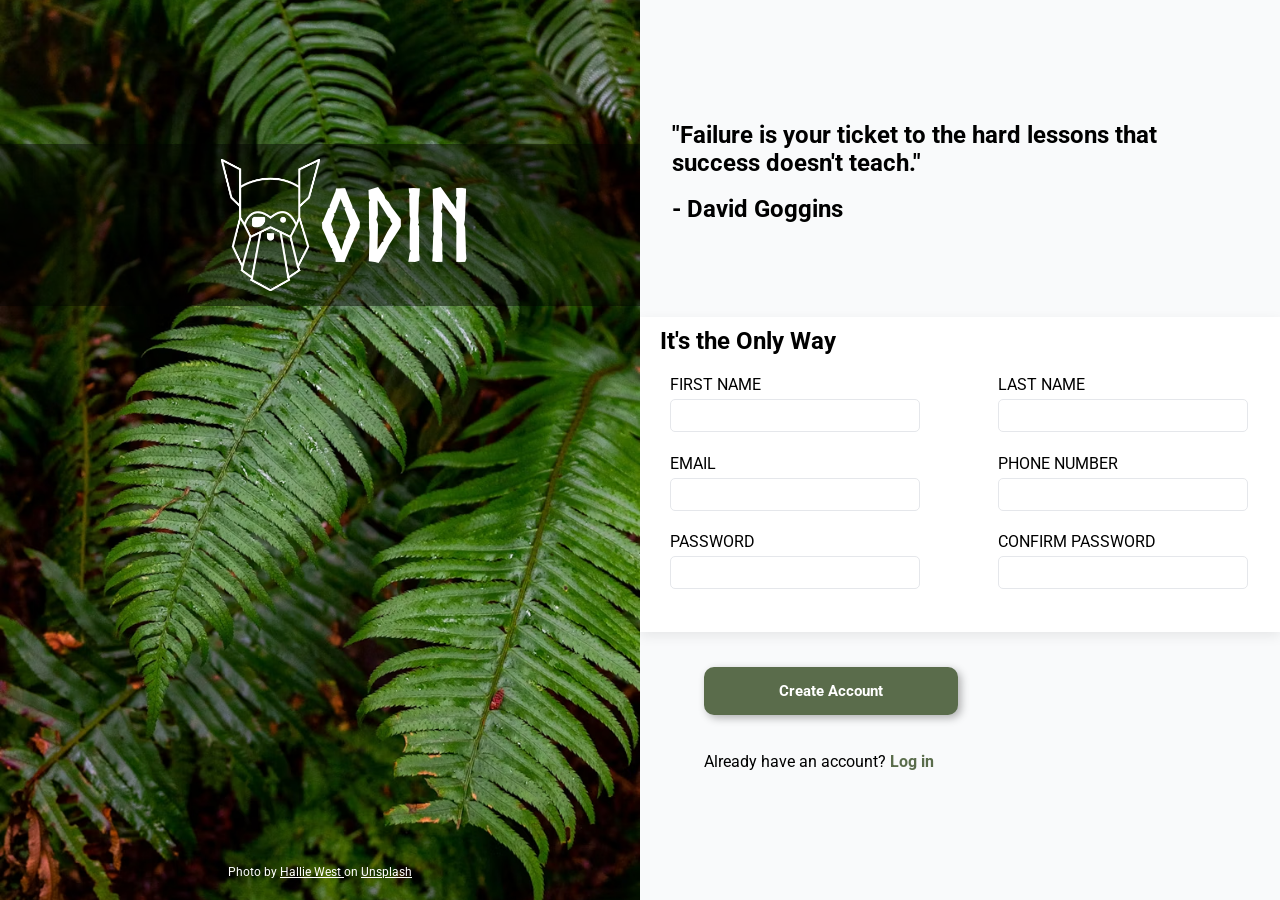
<file: forms-project/index.html>
<!doctype html>
<html lang="en">
  <head>
    <meta charset="UTF-8" />
    <meta name="viewport" content="width=device-width, initial-scale=1" />
    <title>HTML FORM</title>
    <link href="styles.css" rel="stylesheet" />
  </head>
  <body>
    <div class="wrapper">
      <div class="left">
        <div class="banner">
          <div class="logo-container">
            <img class="logo" src="img/odin.png" alt="" />
          </div>
          <div class="h1-container">
            <h1>ODIN</h1>
          </div>
        </div>
        <div class="credit">
          <p>
            Photo by
            <a href="https://unsplash.com/@haliewestphoto">Hallie West </a>on
            <a
              href="https://unsplash.com/photos/green-leaf-plant-in-close-up-photography-25xggax4bSA"
              >Unsplash</a
            >
          </p>
        </div>
      </div>
      <div class="right">
        <div class="inspire-quote">
          <h2>
            "Failure is your ticket to the hard lessons that success doesn't
            teach." <span>- David Goggins</span>
          </h2>
        </div>
        <div class="fill-in-section">
          <h2>It's the Only Way</h2>
          <form action="/submit" method="post" id="myForm">
            <div class="form-wrapper">
              <div class="row">
                <div class="field">
                  <label for="firstName">First Name</label>
                  <input type="text" name="firstName" required />
                </div>
                <div class="field">
                  <label for="lastName">Last Name</label>
                  <input type="text" name="lastName" required />
                </div>
              </div>
              <div class="row">
                <div class="field">
                  <label for="Email">Email</label>
                  <input type="email" id="email" name="email" required />
                </div>
                <div class="field">
                  <label for="phone">Phone Number</label>
                  <input
                    type="tel"
                    id="phone"
                    name="phone"
                    pattern="[0-9]{7,15}"
                    required
                  />
                </div>
              </div>
              <div class="row">
                <div class="field">
                  <label for="password">password</label>
                  <input
                    type="password"
                    id="password"
                    name="password"
                    required
                  />
                </div>
                <div class="field">
                  <label for="confirmPassword">Confirm Password</label>
                  <input
                    type="password"
                    name="confirmPassword"
                    id="confirmPassword"
                    required
                  />
                </div>
              </div>
            </div>
          </form>
        </div>
        <div class="create-account">
          <button type="submit" form="myForm">Create Account</button>
<p>Already have an account? <a href="/login">Log in</a></p>        </div>
      </div>
    </div>
  </body>
</html>
</file>
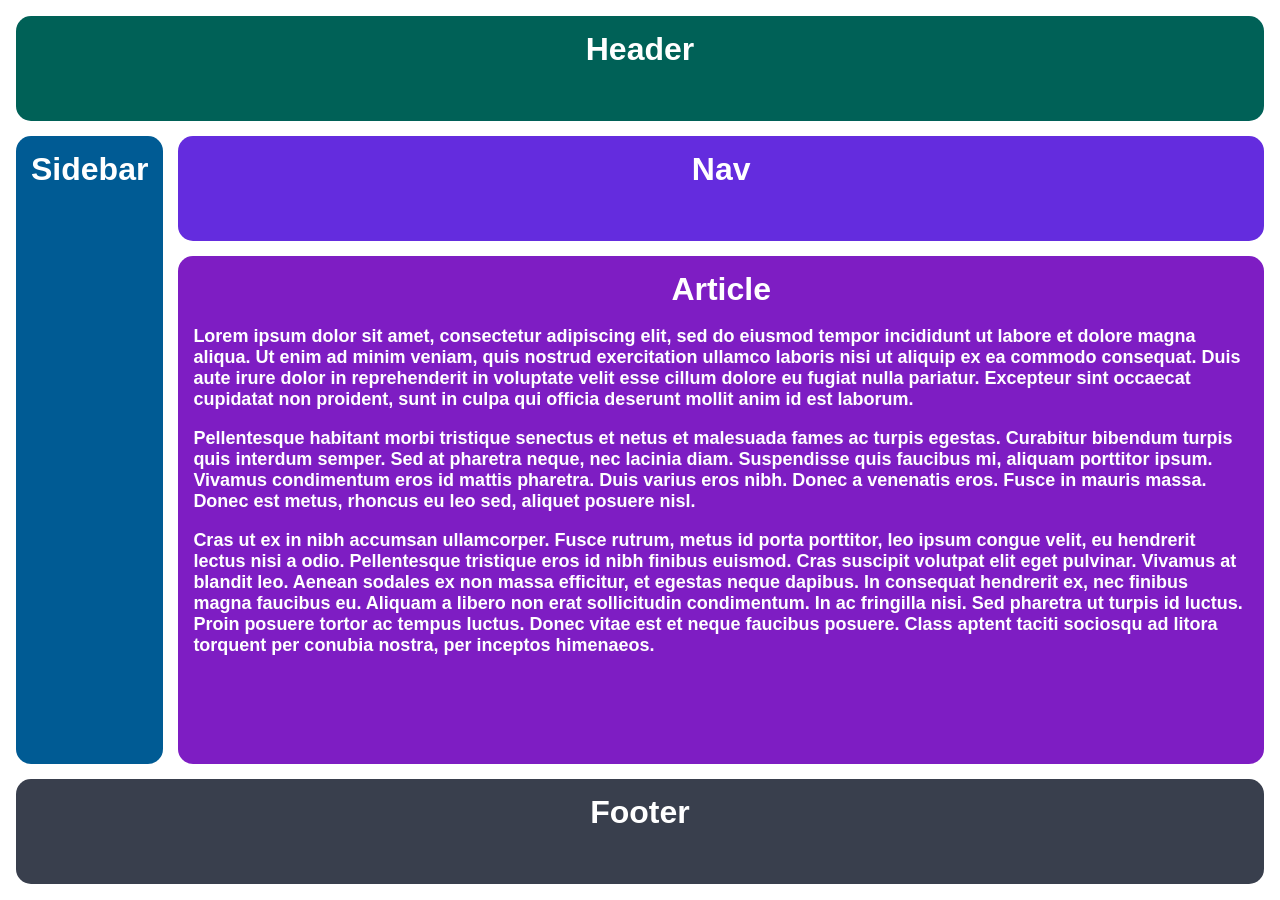
<file: grid-template-areas-example/index.html>
<!DOCTYPE html>
<html lang="en">
  <head>
    <meta charset="UTF-8">
    <meta http-equiv="X-UA-Compatible" content="IE=edge">
    <meta name="viewport" content="width=device-width, initial-scale=1.0">
    <title>The Holy Grail</title>
    <link rel="stylesheet" href="style.css">
  </head>
  <body>
    <div class="container">
      <div class="header">Header</div>
      <div class="sidebar">Sidebar</div>
      <div class="nav">Nav</div>
      <div class="article">Article
        <p>Lorem  ipsum dolor sit amet, consectetur adipiscing elit, sed do eiusmod tempor incididunt ut labore et dolore magna aliqua. Ut enim ad minim veniam, quis nostrud exercitation ullamco laboris nisi ut aliquip ex ea commodo consequat. Duis aute irure dolor in reprehenderit in voluptate velit esse cillum dolore eu fugiat nulla pariatur. Excepteur sint occaecat cupidatat non proident, sunt in culpa qui officia deserunt mollit anim id est laborum.</p>
        <p>Pellentesque habitant morbi tristique senectus et netus et malesuada fames ac turpis egestas. Curabitur bibendum turpis quis interdum semper. Sed at pharetra neque, nec lacinia diam. Suspendisse quis faucibus mi, aliquam porttitor ipsum. Vivamus condimentum eros id mattis pharetra. Duis varius eros nibh. Donec a venenatis eros. Fusce in mauris massa. Donec est metus, rhoncus eu leo sed, aliquet posuere nisl.</p>
        <p>Cras ut ex in nibh accumsan ullamcorper. Fusce rutrum, metus id porta porttitor, leo ipsum congue velit, eu hendrerit lectus nisi a odio. Pellentesque tristique eros id nibh finibus euismod. Cras suscipit volutpat elit eget pulvinar. Vivamus at blandit leo. Aenean sodales ex non massa efficitur, et egestas neque dapibus. In consequat hendrerit ex, nec finibus magna faucibus eu. Aliquam a libero non erat sollicitudin condimentum. In ac fringilla nisi. Sed pharetra ut turpis id luctus. Proin posuere tortor ac tempus luctus. Donec vitae est et neque faucibus posuere. Class aptent taciti sociosqu ad litora torquent per conubia nostra, per inceptos himenaeos.</p>
      </div>
      <div class="footer">Footer</div>
    </div>
  </body>
</html>
</file>
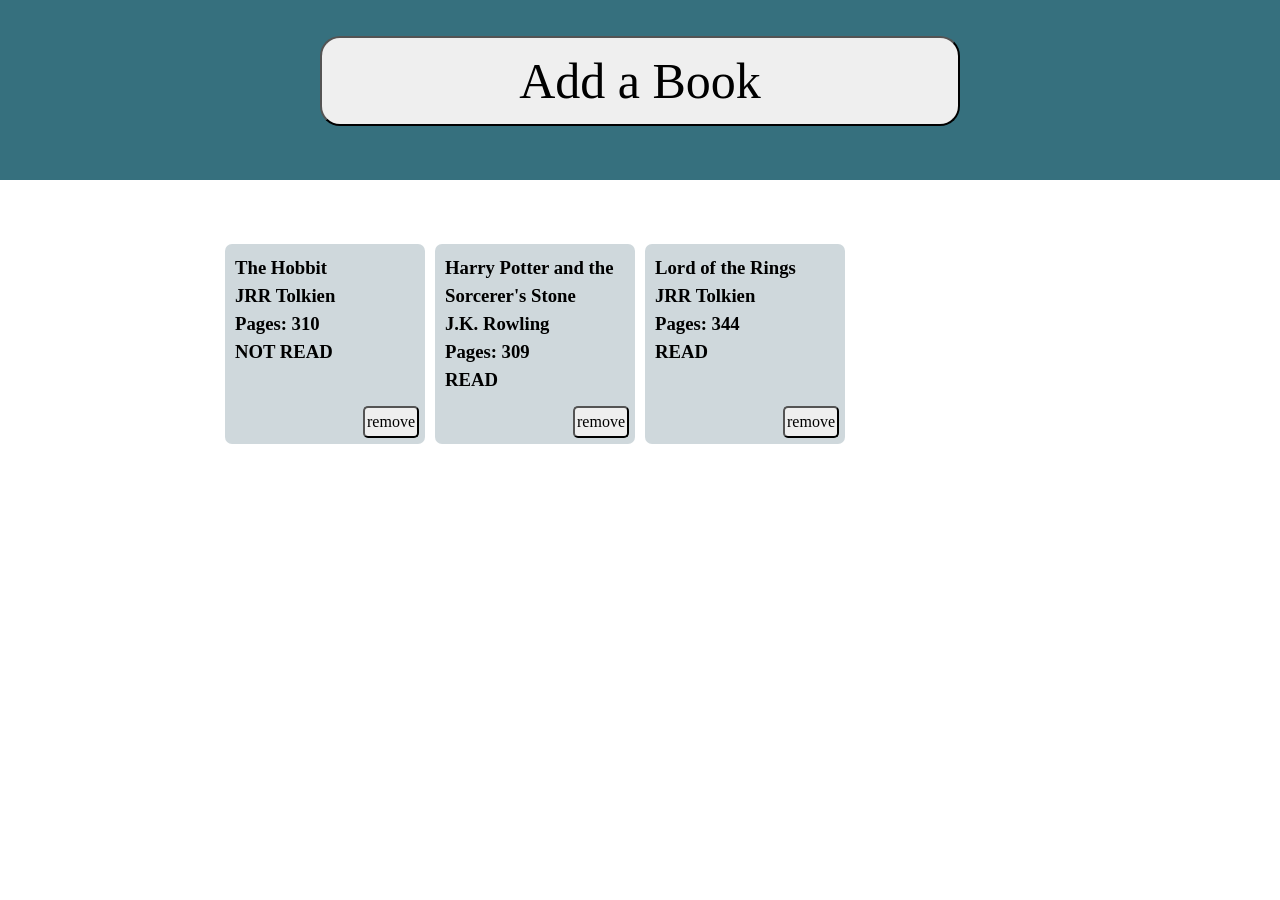
<file: library/index.html>
<!doctype html>
<html lang="en">
  <head>
    <meta charset="UTF-8" />
    <meta name="viewport" content="width=device-width, initial-scale=1.0" />
    <title></title>
    <link rel="stylesheet" href="style.css" />
    <script src="script.js" defer></script>
  </head>
  <body>
    <!-- TOP -->
    <div class="top">
      <dialog id="dialog">
        <h2>Add a Book</h2>
        <form id="book-form" method="dialog">
          <div class="field">
            <label for="title">Title</label>
            <input type="text"  id="title" name="title" placeholder="Book title" required />
          </div>
          <div class="field">
            <label for="author">Author</label>
            <input type="text" id="author"  name="author" placeholder="Author name" required />
          </div>
          <div class="field">
            <label for="pages">Pages</label>
            <input type="number" id="pages" name="pages"  placeholder="Number of pages" min="1" required />
          </div>
          <div class="field">
            <span class="label">Read status</span>
            <div class="radio-group">
              <label>
                <input type="radio" name="read" value="read" /> Read
              </label>
              <label>
                <input type="radio" name="read" value="not-read" checked /> Not read
              </label>
            </div>
          </div>
          <div class="form-actions">
            <button type="button" class="close">Cancel</button>
            <button type="submit">Add Book</button>
          </div>
        </form>
      </dialog>
      <button class="show">Add a Book</button>
    </div>
    <!-- /top -->

    <!-- BOTTOM -->
    <div class="bottom">
      <div class="book-tile">
        <h3 class="title">The Hobbit</h3>
        <h3 class="author">JRR Tolkien</h3>
        <h3 class="pages">Pages: 310</h3>
        <h3 class="read">NOT READ</h3>
       <button class="removeBtn">remove</button> 
      </div>
      <div class="book-tile">
        <h3 class="title">Harry Potter and the Sorcerer's Stone</h3>
        <h3 class="author">J.K. Rowling</h3>
        <h3 class="pages">Pages: 309</h3>
        <h3 class="read">READ</h3>
       <button class="removeBtn">remove</button> 
      </div>
      <div class="book-tile">
        <h3 class="title">Lord of the Rings</h3>
        <h3 class="author">JRR Tolkien</h3>
        <h3 class="pages">Pages: 344</h3>
        <h3 class="read">READ</h3>
       <button class="removeBtn">remove</button> 
      </div>
    </div>
    <!-- /bottom -->
  </body>
</html>
</file>
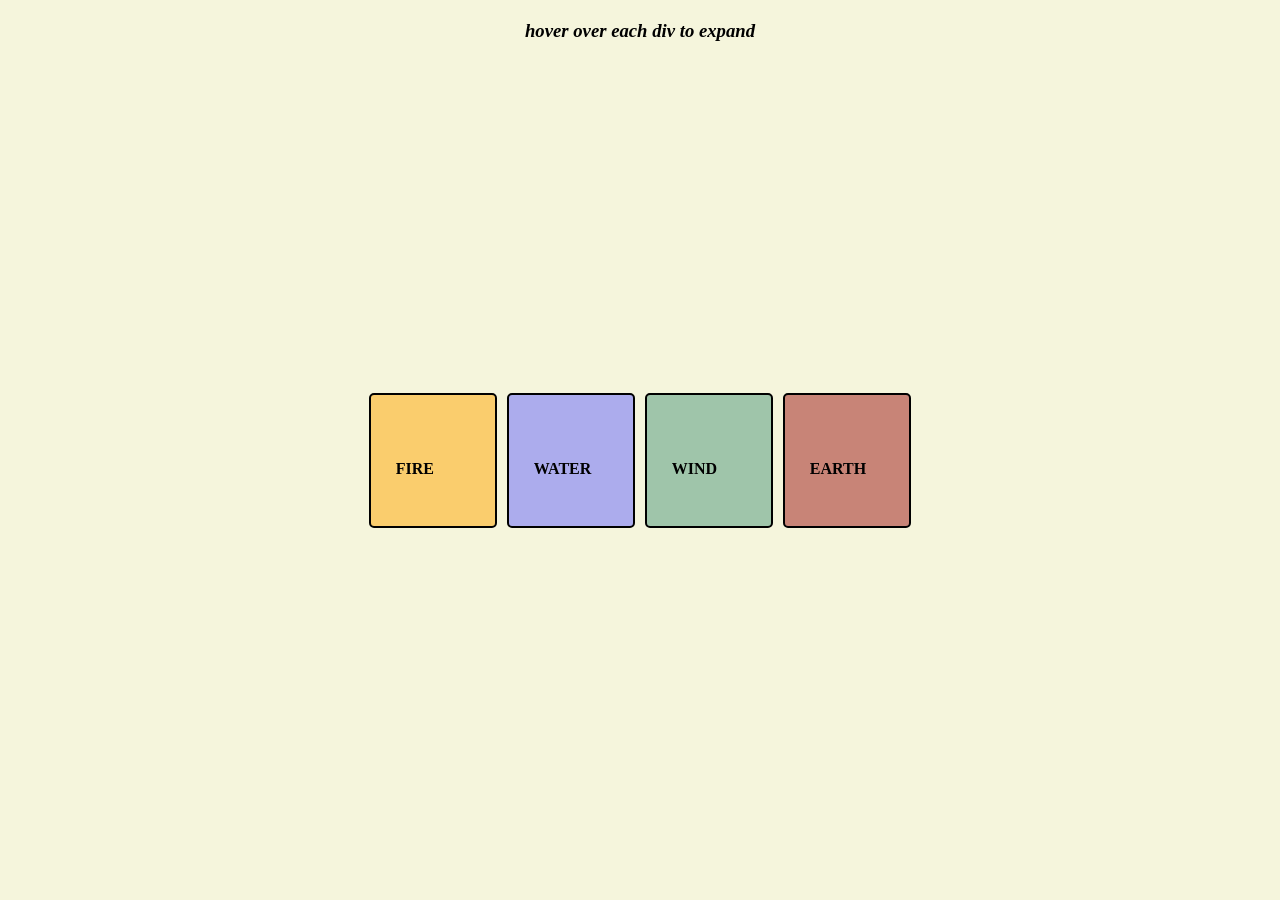
<file: mandarin-popup/index.html>
<!DOCTYPE html>
<html lang="en">
  <head>
    <meta charset="UTF-8" />
    <meta name="viewport" content="width=device-width, initial-scale=1.0" />
    <title>Elements</title>
    <link rel="stylesheet" href="style.css" />
  </head>
  <body>
    <h3>hover over each div to expand</h3>
    <div class="container">
      <div class="panel fire">
        <h4>FIRE</h4>
      </div>
      <div class="panel water">
        <h4>WATER</h4>
      </div>
      <div class="panel wind">
        <h4>WIND</h4>
      </div>
      <div class="panel earth">
        <h4>EARTH</h4>
      </div>
    </div>
    <script src="script.js"></script>
  </body>
</html>
</file>
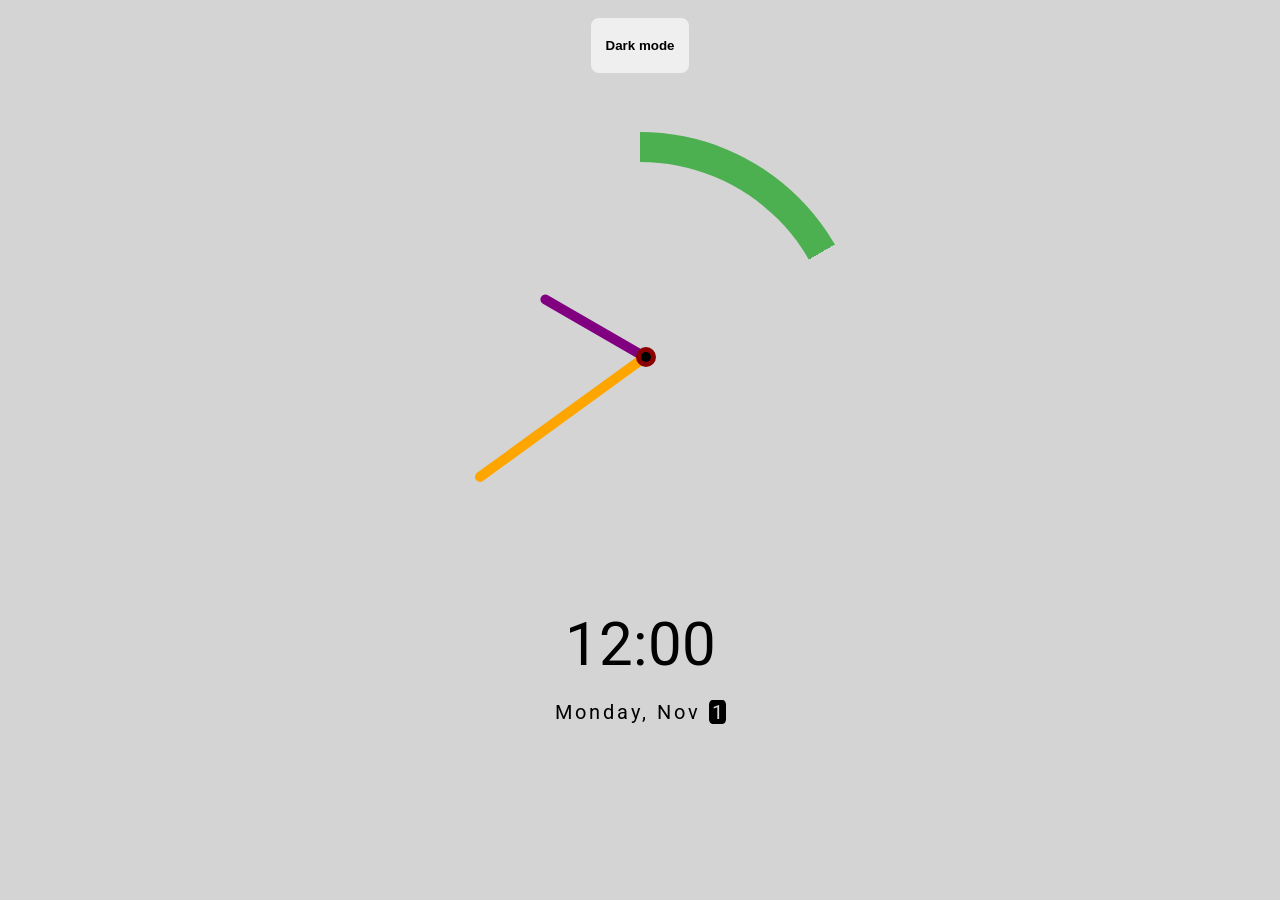
<file: simple-clock/index.html>
<!DOCTYPE html>
<html lang="en">
  <head>
    <meta charset="UTF-8" />
    <meta name="viewport" content="width=device-width, initial-scale=1.0" />
    <link rel="stylesheet" href="style.css" />
    <title>Theme Clock</title>
  </head>
  <body>
    <!-- Inspired by this dribbble shot https://dribbble.com/shots/5958443-Alarm-clock -->

    <button class="toggle">Dark mode</button>

    <div class="clock-container">
      <div class="clock">
        <div class="needle hour"></div>
        <div class="needle minute"></div>
        <div class="needle second"></div>
        <div class="center-point"></div>
      </div>

      <div class="time">12:00</div>
      <div class="date">Monday, Nov <span class="circle">1</span></div>
    </div>

    <script src="script.js"></script>
  </body>
</html>
</file>
<file: forms-project/styles.css>
@import url("https://fonts.googleapis.com/css2?family=Roboto:wght@400;700&display=swap");

* {
  box-sizing: border-box;
  font-family: inherit;
}

@font-face {
  font-family: "NorseBold";
  src: url("fonts/Norsebold.otf");
  font-weight: bold;
  font-style: normal;
}

body {
  font-family: "Roboto", sans-serif;
  margin: 0;
  overflow: hidden;
}

.wrapper {
  height: 100vh;
  display: flex;
}

.left {
  position: relative;
  background-image: url("img/hero.avif");
  background-position: center;
  background-size: cover;
  height: 100vh;
  width: 50vw;
}

.credit {
  color: #fff;
  position: absolute;
  bottom: 1%;
  font-size: 12px;
  display: flex;
  justify-content: center;
  align-items: center;
  width: 100%;
}

.credit a {
  text-decoration: underline;
  color: inherit;
}

.right {
  height: 100vh;
  width: 50vw;
}

.h1-container {
  width: 50%;
  display: flex;
  justify-content: flex-start;
  align-items: center;
}

h1 {
  color: #fff;
  font-family: NorseBold;
  font-size: 100px;
}

.banner {
  display: flex;
  justify-content: center;
  position: absolute;
  width: 50vw;
  top: 25%;
  padding: 15px 0;
  transform: translateY(-50%);
  height: 18vh;
  background-color: rgba(0, 0, 0, 0.45);
}

.logo {
  height: 100%;
  position: absolute;
  right: 0;
}

.logo-container {
  position: relative;
  width: 50%;
}

.right {
  background-color: #f9fafb;
}

.inspire-quote {
  display: flex;
  height: 33%;
  align-items: center;
  padding: 5%;
  position: relative;
}

.inspire-quote span {
  position: absolute;
  left: 5%;
  bottom: 25%;
}

.fill-in-section {
  height: 35%;
  width: 100%;
  background-color: #fff;
  box-shadow: 0 4px 12px rgba(0, 0, 0, 0.08);
}

.fill-in-section h2 {
  padding-top: 10px;
  padding-left: 20px;
}

.row {
  display: flex;
  gap: 16px;
  height: 25%;
}

form {
  height: 100%;
  display: flex;
}

.field {
  display: flex;
  flex-direction: column;
  width: 50%;
  height: 100%;
}

label[for] {
  text-transform: uppercase;
  margin-left: 30px;
  margin-bottom: 5px;
}

input {
  width: 80%;
  border-radius: 5px;
  padding: 8px 12px;
  margin-left: 30px;
  outline: none;
  border: 1px solid #E5E7EB;
}

input:focus {
  border: 1px solid #3962d7;
}

.form-wrapper {
  height: 100%;
  width: 100%;
  display: flex;
  flex-direction: column;
}

.create-account {
  position: relative;
  height: 25.8%;
}

.create-account button {
  position: absolute;
  left: 10%;
  top: 15%;
  border: none;
  padding: 15px 75px;
  background-color: #5a6c4b;
  color: #fff;
  font-weight: bolder;
  font-size: 15px;
  border-radius: 10px;
  font-family: inherit;
  box-shadow: 3px 3px 8px rgba(0, 0, 0, 0.3);
}

.create-account p {
  position: absolute;
  top: 45%;
  left: 10%;
}

.create-account p a {
  color: #5a6c4b;
  text-decoration: none;
  font-weight: bolder;
}

input[type="password"]:user-invalid {
  border: 2px solid red;
}

input[type="password"]:user-valid {
  border: 2px solid green;
}
</file>
<file: grid-template-areas-example/style.css>
body,
html {
  height: 100%;
  margin: 0;
}
.container {
  text-align: center;
  height: 100%;
  padding: 16px;
  box-sizing: border-box;
  display: grid;
  gap: 15px;
  grid-template-areas: "header header header" "sidebar nav nav" "sidebar article article" "sidebar article article" "footer footer footer";
}
.container div {
  padding: 15px;
  font-size: 32px;
  font-family: Helvetica;
  font-weight: bold;
  color: white;
  border-radius: 15px;
}
.header {
  background-color: #006157;
  grid-area: header;
}
.sidebar {
  background-color: #005b94;
  grid-area: sidebar;
}
.nav {
  background-color: #642cde;
  grid-area: nav;
}
.article {
  background-color: #7e1dc3;
  grid-area: article;
}
.footer {
  background-color: #393f4d;
  grid-area: footer;
}
.article p {
  font-size: 18px;
  font-family: sans-serif;
  color: white;
  text-align: left;
}
</file>
<file: library/style.css>
/* CSS RESET */
/* 1. Use a more-intuitive box-sizing model */
*,
*::before,
*::after {
  box-sizing: border-box;
}

/* 2. Remove default margins and paddings for common layout elements */
* {
  margin: 0;
  padding: 0;
}

/* 3. Allow percentage-based heights in the application */
html,
body {
  height: 100%;
}

/* 4. Improve media defaults and remove border behaviors */
img,
picture,
video,
canvas,
svg {
  display: block;
  max-width: 100%;
}

/* 5. Inherit fonts for form controls so they don't use ugly browser defaults */
input,
button,
textarea,
select {
  font: inherit;
}

/* 6. Improve text rendering and line height */
body {
  line-height: 1.5;
  -webkit-font-smoothing: antialiased;
}

/* 7. Avoid text overflows on long words */
p,
h1,
h2,
h3,
h4,
h5,
h6 {
  overflow-wrap: break-word;
}

/* START ACTUAL CODE */
dialog {
  top: 20%;
  left: 40%;
}

body {
  height: 100vh;
  display: grid;
  grid-template-areas: "top" "bottom";
  grid-template-rows: 20% 1fr;
}

.top {
  background-color: #36707e;
  position: relative;
}

.show {
  cursor: pointer;
  position: absolute;
  width: 50%;
  height: 50%;
  font-size: 50px;
  border-radius: 20px;
  left: 50%;
  top: 20%;
  transform: translateX(-50%);
}

.bottom {
  padding: 10%;
  padding-top: 5%;
  display: grid;
  grid-gap: 10px;
  grid-template-columns: repeat(auto-fill, 200px);
  grid-auto-rows: 200px;
  justify-content: center;
}

.book-tile {
  position: relative;
  border-radius: 7px;
  padding: 10px;
  background-color: #cfd8dc;
  height: 200px;
  width: 200px;
}

.book-tile button {
  position: absolute;
  bottom: 3%;
  right: 3%;
  border-radius: 5px;
  padding: 2px;
  cursor: pointer;
}
</file>
<file: mandarin-popup/style.css>
* {
  box-sizing: border-box;
}
.container-two {
  border: 2px solid red;
  position: fixed;
  bottom: 15px;
}
div h4 {
  opacity: 1;
  transition: opacity 0.9s ease-in-out;
}
div.active h4 {
  /*   English title will fade out when hovered over */
  opacity: 0;
}
.container-two {
  margin-top: 5%;
}
h3 {
  position: absolute;
  top: 1px;
  font-style: italic;
}
h4 {
  position: absolute;
  left: 20%;
  bottom: 20%;
}
body {
  background-color: beige;
  display: flex;
  justify-content: center;
  align-items: center;
  height: 100vh;
  margin: 0;
}
.container {
  margin-top: 20px;
  display: flex;
  align-items: center;
}
.panel {
  height: 15vh;
  width: 10vw;
  border-radius: 5px;
  border: 2px solid black;

  margin: 5px;
  cursor: pointer;
  overflow: hidden;
  position: relative;
  transition: all 0.5s ease-in;
}
h1 {
  position: absolute;
  left: 30%;
}

.active {
  height: 80vh;
  width: 20vw;
  position: absolute;
}

.active.fire::before {
  position: absolute;
  content: "火";
  font-size: 200px;
  color: rgba(187, 1, 1, 1);
  z-index: 0;
}
.active.fire::after {
  content: 'The Chinese character "fire" depicts flickering flames';
  position: absolute;
  z-index: 0;
  font-size: 20px;
  top: 70%;
  color: black;
  left: 10px;
  right: 2px;
}
.active.water::after {
  content: 'The chinese character "water" depicts the flow of a stream';
  position: absolute;
  z-index: 0;
  font-size: 20px;
  top: 70%;
  color: black;
  left: 10px;
}
.active.wind::after {
  content: 'The character "wind" depicts a flag fluttering';
  position: absolute;
  z-index: 0;
  font-size: 20px;
  top: 70%;
  color: black;
  left: 10px;
}
.active.earth::after {
  content: 'The character "earth" depicts a mound of dirt';
  position: absolute;
  z-index: 0;
  font-size: 20px;
  top: 70%;
  color: black;
  left: 10px;
}

.active.water::before {
  content: "水";
  font-size: 200px;
  color: rgba(1, 1, 187, 1);
  z-index: 0;
  top: 10%;
}

.active.wind::before {
  content: "風";
  font-size: 200px;
  color: rgba(0, 100, 0, 1);
  z-index: 0;
  top: 10%;
}

.active.earth::before {
  content: "土";
  font-size: 200px;
  color: rgba(51, 27, 0, 1);
  z-index: 0;
  top: 10%;
}

.fire {
  background-color: rgba(255, 165, 0, 0.5);
  position: relative;
}

.water {
  background-color: rgba(100, 100, 255, 0.5);
  position: relative;
}

.wind {
  background-color: rgba(75, 150, 122, 0.5);
  position: relative;
}

.earth {
  background-color: rgba(155, 20, 20, 0.5);
  position: relative;
}
</file>
<file: simple-clock/style.css>
@import url('https://fonts.googleapis.com/css2?family=Roboto:wght@450;700&display=swap');

* {
  box-sizing: border-box;
}


:root {
  --primary-color: #010101;
  --secondary-color: #d4d4d4;
}


html.dark {
  --secondary-color: #010101;
  --primary-color: #d4d4d4;
}


body {
  font-family: 'Roboto', sans-serif;
  display: flex;
  align-items: center;
  justify-content: center;
  height: 100vh;
  margin: 0;
  background-color: var(--secondary-color);
  color: var(--primary-color);
  transition: all 0.5s ease;
}



.toggle {
  border: 0;
  padding: 20px 15px;
  border-radius: 8px;
  position: absolute;
  top: 2vh;
  font-weight: bold;
  cursor: pointer;
}

.toggle:focus {
  outline: none;
}

.clock-container {
  display: flex;
  flex-direction: column;
  justify-content: space-between;
  align-items: center;
}

.clock {
  height: 40vh;
  width: 40vw;
  position: relative;
  margin-bottom: 8vh;
}

.hour {
  background-color: purple;
  position: absolute;
  transform-origin: bottom center;
  top: 50%;
  left: 50%;
  transform: translateY(-100%) rotate(99deg);
  height: 120px;
  width: 10px;
  border-radius: 10px;
}

.minute {
  background-color: orange;
  position: absolute;
  transform-origin: bottom center;
  top: 50%;
  left: 50%;
  transform: translateY(-100%) rotate(233deg);
  height: 209px;
  width: 10px;
  border-radius: 10px;
}


.second {
  position: absolute;
  transform-origin: bottom center;
  top: 50%;
  left: 50%;
  transform: translate(-50%, -50%);
  width: 450px;
  height: 450px;
  border-radius: 50%;
  z-index: -5;
  background: conic-gradient(#4caf50 0% 1%, transparent 1% 100%);
}

.second::after {
  content: '';
  position: absolute;
  transform-origin: bottom center;
  top: 50%;
  left: 50%;
  transform: translate(-50%, -50%);
  width: 390px;
  height: 390px;
  border-radius: 50%;
  background-color: var(--secondary-color);
  transition: background-color 0.5s ease;
}








.center-point {
  position: absolute;
  width: 20px;
  height: 20px;
  border-radius: 30px;
  top: 50%;
  left: 50%;
  transform: translate(-20%, -50%);
  background-color: darkred;
}

.center-point::after {
  content: '';
  position: absolute;
  width: 10px;
  height: 10px;
  border-radius: 30px;
  top: 50%;
  left: 50%;
  transform: translate(-50%, -50%);
  background-color: var(--primary-color);
}

.time {
  font-size: 60px;
  margin-bottom: 20px;
  color: var(--primary-color);
}

.date {
  letter-spacing: 3px;
  font-size: 20px;
  color: var(--primary-color);
}

.date .circle {
  background-color: var(--primary-color);
  color: var(--secondary-color);
  height: 24px;
  width: 24px;
  text-align: center;
  padding-left: 3px;
  border-radius: 20%;
}
</file>
